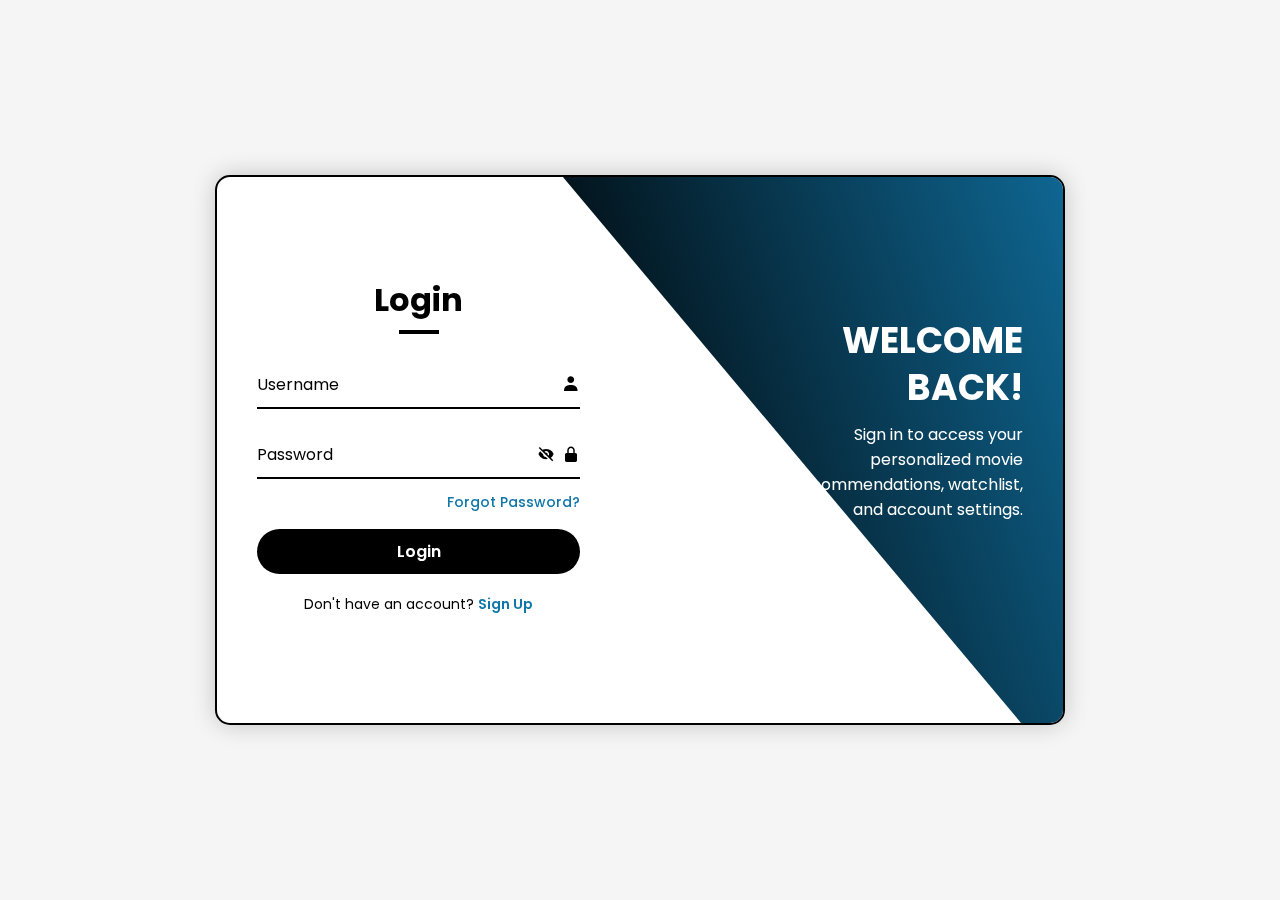
<file: index.html>
<!DOCTYPE html>
<html lang="en">

<head>
    <meta charset="UTF-8">
    <meta name="viewport" content="width=device-width, initial-scale=1.0">
    <title>Login Register form</title>
    <link href='https://unpkg.com/boxicons@2.1.4/css/boxicons.min.css' rel='stylesheet'>
    <link rel="stylesheet" href="css/styles.css">
</head>

<body>
    <div class="wrapper">
        <span class="rotate-bg"></span>
        <span class="rotate-bg2"></span>

        <!-- Custom Alert Container -->
        <div class="alert-container">
            <div class="alert-message success">
                <span class="alert-text"></span>
                <i class='bx bx-x alert-close'></i>
            </div>
        </div>

        <div class="form-box login">
            <h2 class="title animation" style="--i:0; --j:21">Login</h2>
            <form action="#">
                <div class="input-box animation" style="--i:1; --j:22">
                    <input type="text" required class="username-input">
                    <label for="">Username</label>
                    <i class='bx bxs-user'></i>
                    <span class="validation-message username-message"></span>
                </div>

                <div class="input-box animation" style="--i:2; --j:23">
                    <input type="password" required class="password-input">
                    <label for="">Password</label>
                    <i class='bx bxs-lock-alt'></i>
                    <i class='bx bxs-hide toggle-password'></i>
                    <span class="validation-message password-message"></span>
                </div>

                <div class="forgot-password animation" style="--i:3; --j:24">
                    <a href="#" class="forgot-password-link">Forgot Password?</a>
                </div>

                <button type="submit" class="btn animation" style="--i:4; --j:25">
                    <span class="btn-text">Login</span>
                    <div class="btn-loader hidden">
                        <div class="loader-dot"></div>
                        <div class="loader-dot"></div>
                        <div class="loader-dot"></div>
                    </div>
                </button>

                <div class="linkTxt animation" style="--i:5; --j:26">
                    <p>Don't have an account? <a href="#" class="register-link">Sign Up</a></p>
                </div>
            </form>
        </div>

        <div class="info-text login">
            <h2 class="animation" style="--i:0; --j:20">Welcome Back!</h2>
            <p class="animation" style="--i:1; --j:21">Sign in to access your personalized movie recommendations, watchlist, and account settings.</p>
        </div>

        <div class="form-box register">
            <h2 class="title animation" style="--i:17; --j:0">Sign Up</h2>
            <form action="#">
                <div class="input-box animation" style="--i:18; --j:1">
                    <input type="text" required class="userid-input" readonly>
                    <label for="">User ID</label>
                    <i class='bx bxs-id-card'></i>
                    <span class="validation-message userid-message"></span>
                </div>

                <div class="input-box animation" style="--i:19; --j:2">
                    <input type="text" required class="username-input">
                    <label for="">Username</label>
                    <i class='bx bxs-user'></i>
                    <span class="validation-message username-message"></span>
                </div>

                <div class="input-box animation" style="--i:20; --j:3">
                    <input type="email" required class="email-input">
                    <label for="">Email</label>
                    <i class='bx bxs-envelope'></i>
                    <span class="validation-message email-message"></span>
                </div>

                <div class="input-box animation" style="--i:21; --j:4">
                    <input type="password" required class="password-input">
                    <label for="">Password</label>
                    <i class='bx bxs-lock-alt'></i>
                    <i class='bx bxs-hide toggle-password'></i>
                    <span class="validation-message password-message"></span>
                </div>

                <button type="submit" class="btn animation" style="--i:22;--j:5">
                    <span class="btn-text">Create Account</span>
                    <div class="btn-loader hidden">
                        <div class="loader-dot"></div>
                        <div class="loader-dot"></div>
                        <div class="loader-dot"></div>
                    </div>
                </button>

                <div class="linkTxt animation" style="--i:23; --j:6">
                    <p>Already have an account? <a href="#" class="login-link">Login</a></p>
                </div>
            </form>
        </div>

        <div class="info-text register">
            <h2 class="animation" style="--i:17; --j:0;">Join Our Community!</h2>
            <p class="animation" style="--i:18; --j:1;">Create an account to unlock exclusive features, save your favorite movies, and get personalized recommendations.</p>
        </div>

        <div class="form-box forgot-password">
            <h2 class="title animation" style="--i:34; --j:0">Reset Password</h2>
            <form action="#">
                <div class="input-box animation" style="--i:35; --j:1">
                    <input type="text" required class="userid-input">
                    <label for="">User ID</label>
                    <i class='bx bxs-id-card'></i>
                    <span class="validation-message userid-message"></span>
                </div>

                <div class="input-box animation" style="--i:36; --j:2">
                    <input type="text" required class="username-input">
                    <label for="">Username</label>
                    <i class='bx bxs-user'></i>
                    <span class="validation-message username-message"></span>
                </div>

                <div class="input-box animation" style="--i:37; --j:3">
                    <input type="password" required class="new-password-input">
                    <label for="">New Password</label>
                    <i class='bx bxs-lock-alt'></i>
                    <i class='bx bxs-hide toggle-password'></i>
                    <span class="validation-message new-password-message"></span>
                </div>

                <div class="input-box animation" style="--i:38; --j:4">
                    <input type="password" required class="confirm-password-input">
                    <label for="">Confirm Password</label>
                    <i class='bx bxs-lock-alt'></i>
                    <i class='bx bxs-hide toggle-password'></i>
                    <span class="validation-message confirm-password-message"></span>
                </div>

                <button type="submit" class="btn animation" style="--i:39;--j:5">
                    <span class="btn-text">Reset Password</span>
                    <div class="btn-loader hidden">
                        <div class="loader-dot"></div>
                        <div class="loader-dot"></div>
                        <div class="loader-dot"></div>
                    </div>
                </button>

                <div class="linkTxt animation" style="--i:40; --j:6">
                    <p>Remember your password? <a href="#" class="login-link">Login</a></p>
                </div>
            </form>
        </div>

        <div class="info-text forgot-password">
            <h2 class="animation" style="--i:34; --j:0;">Having Trouble?</h2>
            <p class="animation" style="--i:35; --j:1;">Enter your User ID and username to reset your password. Make sure to create a strong new password.</p>
        </div>
    </div>

    <!--Script.js-->
    <script src="js/script.js"></script>
</body>
</html>
</file>
<file: css/styles.css>
@import url('https://fonts.googleapis.com/css2?family=Poppins:wght@300;400;500;600;700;800&display=swap');

:root {
    --white: #fff;
    --black: #000;
    --lightBlue: #17a;
    --errorRed: #e74c3c;
    --successGreen: #2ecc71;
    --warningYellow: #f39c12;
}

* {
    margin: 0;
    padding: 0;
    box-sizing: border-box;
    font-family: 'Poppins', sans-serif;
}

body {
    display: flex;
    justify-content: center;
    align-items: center;
    min-height: 100vh;
    background-color: #f5f5f5;
}

.wrapper {
    position: relative;
    width: 850px;
    height: 550px;
    background: var(--white);
    border: 2px solid var(--black);
    border-radius: 15px;
    box-shadow: 0 0 25px rgba(0, 0, 0, 0.2);
    overflow: hidden;
}

.wrapper .form-box {
    position: absolute;
    top: 0;
    width: 50%;
    height: 100%;
    display: flex;
    justify-content: center;
    flex-direction: column;
    transition: all 0.6s ease;
}

.wrapper .form-box.login {
    left: 0;
    padding: 0 60px 0 40px;
}

.wrapper .form-box.register {
    right: -50%;
    padding: 0 40px 0 60px;
}

.wrapper .form-box.forgot-password {
    right: -50%;
    padding: 0 40px 0 60px;
}

.wrapper.active .form-box.login {
    transform: translateX(-100%);
}

.wrapper.active .form-box.register {
    right: 0;
}

.wrapper.forgot-active .form-box.login {
    transform: translateX(-100%);
}

.wrapper.forgot-active .form-box.forgot-password {
    right: 0;
}

.form-box h2 {
    margin-bottom: 15px;
    position: relative;
    font-size: 32px;
    color: var(--black);
    text-align: center;
}

.form-box h2::after {
    content: "";
    position: absolute;
    bottom: -10px;
    left: 50%;
    transform: translateX(-50%);
    width: 40px;
    height: 4px;
    background: var(--black);
}

.form-box .input-box {
    position: relative;
    width: 100%;
    height: 50px;
    margin: 20px 0;
}

.input-box input {
    width: 100%;
    height: 100%;
    background: transparent;
    color: var(--black);
    font-size: 16px;
    font-weight: 500;
    border: none;
    outline: none;
    border-bottom: 2px solid var(--black);
    transition: .5s;
    padding-right: 50px;
}

.input-box input:focus,
.input-box input:valid {
    border-bottom-color: var(--lightBlue);
}

/* Special styling for user ID field */
.input-box.userid-box label {
    position: absolute;
    top: -5px;
    left: 0;
    font-size: 16px;
    color: var(--lightBlue);
    pointer-events: none;
}

.input-box:not(.userid-box) label {
    position: absolute;
    top: 50%;
    left: 0;
    transform: translateY(-50%);
    font-size: 16px;
    color: var(--black);
    pointer-events: none;
    transition: 0.5s;
}

.input-box:not(.userid-box) input:focus~label,
.input-box:not(.userid-box) input:valid~label {
    top: -5px;
    color: var(--lightBlue);
}

.input-box i {
    position: absolute;
    top: 50%;
    right: 0;
    transform: translateY(-50%);
    font-size: 18px;
    transition: 0.5s;
}

.input-box input:focus~i,
.input-box input:valid~i {
    color: var(--lightBlue);
}

.input-box .toggle-password {
    right: 25px;
    cursor: pointer;
}

.input-box .toggle-password:hover {
    color: var(--lightBlue);
}

.validation-message {
    position: absolute;
    bottom: -20px;
    left: 0;
    font-size: 12px;
    color: var(--errorRed);
    transition: all 0.3s;
}

.validation-message.valid {
    color: var(--successGreen);
}

.forgot-password {
    text-align: right;
    margin: -10px 0 15px;
}

.forgot-password a {
    color: var(--lightBlue);
    font-size: 14px;
    text-decoration: none;
    font-weight: 500;
}

.forgot-password a:hover {
    text-decoration: underline;
}

form button {
    position: relative;
    width: 100%;
    height: 45px;
    background-color: var(--black);
    color: var(--white);
    border: none;
    outline: none;
    border-radius: 40px;
    cursor: pointer;
    font-size: 16px;
    font-weight: 600;
    transition: .3s;
    overflow: hidden;
}

form button:hover {
    box-shadow: 0 0 10px rgba(0, 0, 0, 0.8);
}

.btn-text {
    transition: all 0.3s;
}

.btn-loader {
    position: absolute;
    top: 50%;
    left: 50%;
    transform: translate(-50%, -50%);
    display: flex;
    gap: 5px;
}

.loader-dot {
    width: 8px;
    height: 8px;
    background-color: var(--white);
    border-radius: 50%;
    animation: loaderAnimation 1.4s infinite ease-in-out;
}

.loader-dot:nth-child(1) {
    animation-delay: -0.32s;
}

.loader-dot:nth-child(2) {
    animation-delay: -0.16s;
}

@keyframes loaderAnimation {
    0%, 80%, 100% { transform: scale(0); }
    40% { transform: scale(1); }
}

.hidden {
    display: none;
}

form .linkTxt {
    font-size: 14px;
    color: var(--black);
    text-align: center;
    margin: 20px 0 10px;
}

.linkTxt p a {
    color: var(--lightBlue);
    text-decoration: none;
    font-weight: 600;
}

.linkTxt p a:hover {
    text-decoration: underline;
}

.wrapper .info-text {
    position: absolute;
    top: 0;
    width: 50%;
    height: 100%;
    display: flex;
    flex-direction: column;
    justify-content: center;
    transition: all 0.6s ease;
}

.wrapper .info-text.login {
    right: 0;
    text-align: right;
    padding: 0 40px 60px 150px;
    color: var(--white);
}

.wrapper .info-text.register {
    left: -50%;
    text-align: left;
    padding: 0 150px 60px 40px;
    color: var(--white); /* Changed from black to white */
}

.wrapper .info-text.forgot-password {
    left: -50%;
    text-align: left;
    padding: 0 150px 60px 40px;
    color: var(--white); /* Changed from black to white */
}

.wrapper.active .info-text.login {
    transform: translateX(100%);
}

.wrapper.active .info-text.register {
    left: 0;
}

.wrapper.forgot-active .info-text.login {
    transform: translateX(100%);
}

.wrapper.forgot-active .info-text.forgot-password {
    left: 0;
}

.info-text h2 {
    font-size: 36px;
    line-height: 1.3;
    text-transform: uppercase;
}

.info-text p {
    font-size: 16px;
    margin-top: 10px;
}

.wrapper .rotate-bg {
    position: absolute;
    top: -4px;
    right: 0;
    width: 850px;
    height: 600px;
    background: linear-gradient(45deg, #000, #17a);
    transform: rotate(10deg) skewY(40deg);
    transform-origin: bottom right;
    transition: 1.5s ease;
    transition-delay: 1.6s;
}

.wrapper.active .rotate-bg {
    transform: rotate(0) skewY(0);
    transition-delay: 0.5s;
}

.wrapper.forgot-active .rotate-bg {
    transform: rotate(0) skewY(0);
    transition-delay: 0.5s;
}

.wrapper .rotate-bg2 {
    position: absolute;
    top: 100%;
    left: 250px;
    width: 850px;
    height: 700px;
    background: var(--white);
    transform: rotate(0) skewY(0);
    transform-origin: bottom left;
    transition: 1.5s ease;
    transition-delay: 0.5s;
}

.wrapper.active .rotate-bg2 {
    transform: rotate(-11deg) skewY(-40deg);
    transition-delay: 1.2s;
}

.wrapper.forgot-active .rotate-bg2 {
    background: linear-gradient(45deg, #f5f5f5, #fff);
    transform: rotate(-11deg) skewY(-40deg);
    transition-delay: 1.2s;
}

.error-message {
    color: var(--errorRed);
    font-size: 14px;
    margin-top: 10px;
    text-align: center;
    animation: fadeIn 0.3s ease;
}

@keyframes fadeIn {
    from {
        opacity: 0;
        transform: translateY(-10px);
    }
    to {
        opacity: 1;
        transform: translateY(0);
    }
}

/* Custom Alert Styles */
.alert-container {
    position: fixed;
    top: 20px;
    right: 20px;
    z-index: 1000;
    max-width: 300px;
    width: 100%;
    display: none;
}

.alert-message {
    padding: 15px;
    border-radius: 5px;
    margin-bottom: 15px;
    display: flex;
    align-items: center;
    justify-content: space-between;
    box-shadow: 0 4px 12px rgba(0, 0, 0, 0.1);
    transform: translateX(150%);
    animation: slideIn 0.5s forwards;
}

@keyframes slideIn {
    to {
        transform: translateX(0);
    }
}

.alert-message.success {
    background-color: var(--successGreen);
    color: white;
}

.alert-message.error {
    background-color: var(--errorRed);
    color: white;
}

.alert-message.warning {
    background-color: var(--warningYellow);
    color: white;
}

.alert-text {
    flex: 1;
    margin-right: 10px;
}

.alert-close {
    cursor: pointer;
    font-size: 20px;
    transition: opacity 0.3s;
}

.alert-close:hover {
    opacity: 0.8;
}

.fade-out {
    animation: fadeOut 0.5s forwards;
}

@keyframes fadeOut {
    to {
        opacity: 0;
        transform: translateX(150%);
    }
}

/* Animation classes */
.animation {
    transform: translateX(0);
    opacity: 1;
    filter: blur(0);
    transition: all 0.7s ease;
}

.wrapper .form-box.login .animation {
    transition-delay: calc(.1s * var(--j));
}

.wrapper.active .form-box.login .animation {
    transform: translateX(-120%);
    opacity: 0;
    filter: blur(10px);
    transition-delay: calc(.1s * var(--i));
}

.wrapper .info-text.login .animation {
    transition-delay: calc(.1s * var(--j));
}

.wrapper.active .info-text.login .animation {
    transform: translateX(120px);
    opacity: 0;
    filter: blur(10px);
    transition: 0.7s ease;
    transition-delay: calc(.1s * var(--i));
}

.wrapper .form-box.register .animation {
    transform: translateX(120%);
    opacity: 0;
    filter: blur(10px);
    transition: .7s ease;
    transition-delay: calc(.1s * var(--j));
}

.wrapper.active .form-box.register .animation {
    transform: translateX(0);
    opacity: 1;
    filter: blur(0);
    transition-delay: calc(.1s * var(--i));
}

.wrapper .info-text.register .animation {
    transform: translateX(-120%);
    opacity: 0;
    filter: blur(10px);
    transition: .7s ease;
    transition-delay: calc(.1s * var(--j));
}

.wrapper.active .info-text.register .animation {
    transform: translateX(0);
    opacity: 1;
    filter: blur(0);
    transition-delay: calc(.1s * var(--i));
}

.wrapper .form-box.forgot-password .animation {
    transform: translateX(120%);
    opacity: 0;
    filter: blur(10px);
    transition: .7s ease;
    transition-delay: calc(.1s * var(--j));
}

.wrapper.forgot-active .form-box.forgot-password .animation {
    transform: translateX(0);
    opacity: 1;
    filter: blur(0);
    transition-delay: calc(.1s * var(--i));
}

.wrapper .info-text.forgot-password .animation {
    transform: translateX(-120%);
    opacity: 0;
    filter: blur(10px);
    transition: .7s ease;
    transition-delay: calc(.1s * var(--j));
}

.wrapper.forgot-active .info-text.forgot-password .animation {
    transform: translateX(0);
    opacity: 1;
    filter: blur(0);
    transition-delay: calc(.1s * var(--i));
}
</file>
